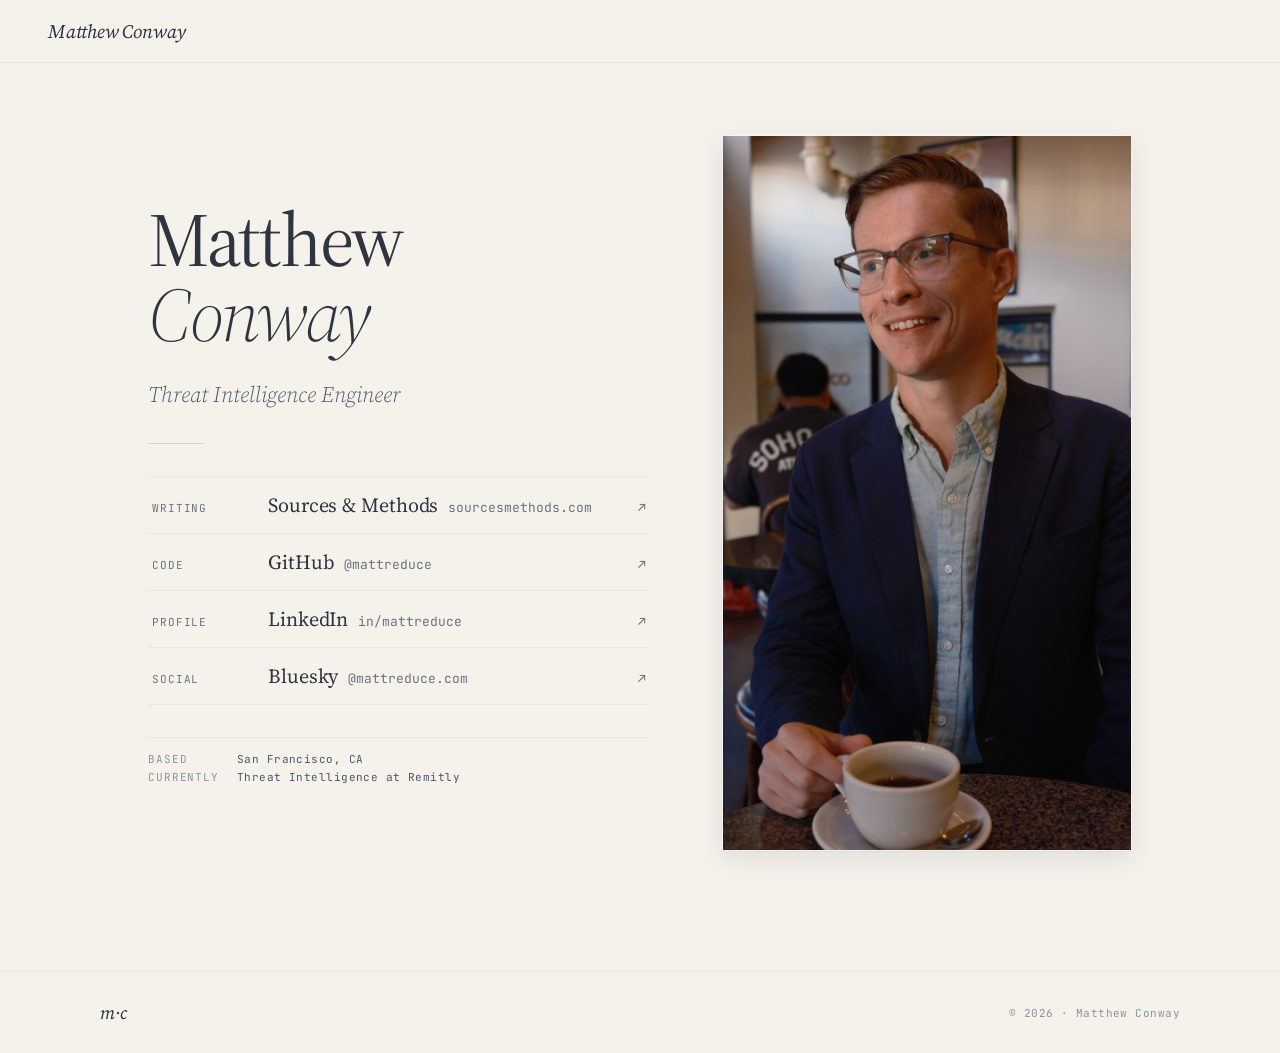
<file: index.html>
<!doctype html>
<html lang="en">
<head>
  <meta charset="utf-8">
  <title>Matthew Conway</title>
  <meta name="viewport" content="width=device-width, initial-scale=1">
  <meta name="description" content="Threat Intelligence Engineer based in San Francisco.">
  <meta name="author" content="Matthew Conway">
  <meta name="theme-color" content="#f5f2ec">
  <link rel="canonical" href="https://mattreduce.com">

  <meta property="og:type" content="website">
  <meta property="og:url" content="https://mattreduce.com">
  <meta property="og:title" content="Matthew Conway">
  <meta property="og:description" content="Threat Intelligence Engineer based in San Francisco.">
  <meta property="og:image" content="https://mattreduce.com/matthew.jpg">

  <meta name="twitter:card" content="summary">
  <meta name="twitter:title" content="Matthew Conway">
  <meta name="twitter:description" content="Threat Intelligence Engineer based in San Francisco.">
  <meta name="twitter:image" content="https://mattreduce.com/matthew.jpg">

  <link rel="stylesheet" href="styles.css">
  <!-- Privacy-friendly analytics by Plausible -->
  <script async src="https://plausible.io/js/pa-TV7pCVY4j1hqm4xM3X4JP.js"></script>
  <script>
  window.plausible=window.plausible||function(){(plausible.q=plausible.q||[]).push(arguments)},plausible.init=plausible.init||function(i){plausible.o=i||{}};
  plausible.init()
  </script>
</head>
<body>

<nav class="mc-nav">
  <a href="index.html" class="mc-brand">Matthew Conway</a>
  <div class="mc-nav-meta"></div>
</nav>

<main class="mc-page" data-screen-label="home">
  <section class="mc-card">
    <div class="mc-card-text">
      <h1 class="mc-card-name">Matthew<br><em class="it">Conway</em></h1>
      <p class="mc-card-role">Threat Intelligence Engineer</p>
      <div class="mc-card-rule"></div>

      <ul class="mc-linklist">
        <li>
          <a href="https://sourcesmethods.com" target="_blank" rel="noopener noreferrer">
            <span class="ll-tag">Writing</span>
            <span class="ll-name">Sources &amp; Methods<span class="ll-handle">sourcesmethods.com</span></span>
            <span class="ll-arrow">↗</span>
          </a>
        </li>
        <li>
          <a href="https://github.com/mattreduce" target="_blank" rel="noopener noreferrer">
            <span class="ll-tag">Code</span>
            <span class="ll-name">GitHub<span class="ll-handle">@mattreduce</span></span>
            <span class="ll-arrow">↗</span>
          </a>
        </li>
        <li>
          <a href="https://www.linkedin.com/in/mattreduce/" target="_blank" rel="noopener noreferrer">
            <span class="ll-tag">Profile</span>
            <span class="ll-name">LinkedIn<span class="ll-handle">in/mattreduce</span></span>
            <span class="ll-arrow">↗</span>
          </a>
        </li>
        <li>
          <a href="https://bsky.app/profile/mattreduce.com" target="_blank" rel="noopener noreferrer">
            <span class="ll-tag">Social</span>
            <span class="ll-name">Bluesky<span class="ll-handle">@mattreduce.com</span></span>
            <span class="ll-arrow">↗</span>
          </a>
        </li>
      </ul>

      <div class="mc-card-coords">
        <span class="k">Based</span><span class="v">San Francisco, CA</span>
        <span class="k">Currently</span><span class="v">Threat Intelligence at Remitly</span>
      </div>
    </div>

    <div class="mc-card-portrait">
      <div class="mc-portrait-frame">
        <img src="matthew.jpg" alt="Matthew Conway">
      </div>
    </div>
  </section>
</main>

<footer class="mc-footer">
  <div class="mc-footer-inner">
    <div class="mc-footer-brand">
      <span class="mc-brand-mono">m·c</span>
      <span class="mc-footer-tag"></span>
    </div>
    <div class="mc-footer-meta">© 2026 · Matthew Conway</div>
  </div>
</footer>

</body>
</html>
</file>
<file: styles.css>
@import url("colors_and_type.css");

* { box-sizing: border-box; }
html, body { margin: 0; padding: 0; }
body {
  background: var(--bg);
  color: var(--fg-1);
  font-family: var(--font-sans);
  -webkit-font-smoothing: antialiased;
  text-rendering: optimizeLegibility;
}

a { color: inherit; }

/* ---------- NAV ---------- */
.mc-nav {
  position: sticky; top: 0; z-index: 10;
  display: flex; align-items: center; justify-content: space-between;
  padding: 18px 48px;
  border-bottom: 1px solid rgba(46,52,64,.08);
  background: var(--bg);
}
.mc-brand {
  font-family: var(--font-serif); font-style: italic; font-weight: 400;
  font-size: 19px; color: var(--fg-1); letter-spacing: -0.01em;
  text-decoration: none;
}
.mc-nav-links { display: flex; gap: 28px; }
.mc-nav-link {
  font-family: var(--font-sans); font-size: 13px; font-weight: 500;
  color: var(--fg-2); text-decoration: none;
  transition: color 150ms;
  padding-bottom: 4px;
  border-bottom: 1px solid transparent;
}
.mc-nav-link:hover { color: var(--fg-1); }
.mc-nav-link.is-active { color: var(--fg-1); border-bottom-color: var(--fg-1); }
.mc-nav-meta {
  font-family: var(--font-mono); font-size: 11px; color: var(--fg-3); letter-spacing: 0.04em;
}

/* ---------- LAYOUT ---------- */
.mc-page { max-width: 1080px; margin: 0 auto; padding: 48px 48px 56px; }
.mc-eyebrow {
  font-family: var(--font-sans); font-weight: 500; font-size: 12px;
  letter-spacing: 0.14em; text-transform: uppercase; color: var(--fg-3);
}
.mc-section-title {
  font-family: var(--font-serif); font-weight: 400; font-size: 28px;
  letter-spacing: -0.01em; margin: 0;
}

/* ---------- HOME — calling card ---------- */
.mc-card {
  display: grid;
  grid-template-columns: 1.1fr 0.9fr;
  gap: 72px;
  align-items: stretch;
  padding: 24px 0 0;
  min-height: calc(100vh - 56px - 48px - 56px);
}
.mc-card-text {
  display: flex; flex-direction: column; justify-content: center;
  gap: 28px;
  padding: 24px 0;
}
.mc-card-eyebrow-row {
  display: flex; gap: 16px; align-items: center;
}
.mc-card-name {
  font-family: var(--font-serif); font-weight: 400;
  font-size: 76px; line-height: 0.98; letter-spacing: -0.03em;
  color: var(--fg-1); margin: 0;
}
.mc-card-name .it { font-style: italic; font-weight: 300; }
.mc-card-role {
  font-family: var(--font-serif); font-weight: 300; font-style: italic;
  font-size: 22px; line-height: 1.45; color: var(--fg-2);
  margin: 0; max-width: 32ch;
}
.mc-card-rule {
  height: 1px; background: var(--border-strong); width: 56px; margin: 4px 0;
}
.mc-card-handnote {
  font-family: var(--font-sans); font-size: 14px; line-height: 1.55;
  color: var(--fg-2); margin: 0; max-width: 38ch;
}

/* link list — editorial, mono labels */
.mc-linklist { list-style: none; padding: 0; margin: 0; display: flex; flex-direction: column; }
.mc-linklist li {
  border-top: 1px solid var(--hairline);
}
.mc-linklist li:last-child { border-bottom: 1px solid var(--hairline); }
.mc-linklist a {
  display: grid;
  grid-template-columns: 96px 1fr auto;
  gap: 20px;
  align-items: baseline;
  padding: 14px 4px;
  text-decoration: none;
  color: var(--fg-1);
  transition: background 200ms, padding 200ms;
}
.mc-linklist a:hover {
  background: rgba(46,52,64,.03);
  padding-left: 10px;
}
.mc-linklist .ll-tag {
  font-family: var(--font-mono); font-size: 11px;
  letter-spacing: 0.08em; text-transform: uppercase;
  color: var(--fg-3);
}
.mc-linklist .ll-name {
  font-family: var(--font-serif); font-weight: 400;
  font-size: 20px; letter-spacing: -0.005em;
  color: var(--fg-1);
}
.mc-linklist .ll-name .ll-handle {
  font-family: var(--font-mono); font-size: 13px;
  color: var(--fg-3); margin-left: 10px; letter-spacing: 0;
}
.mc-linklist .ll-arrow {
  font-family: var(--font-mono); font-size: 13px; color: var(--fg-3);
  transition: transform 200ms var(--ease-out), color 200ms;
}
.mc-linklist a:hover .ll-arrow { transform: translateX(4px); color: var(--nord10); }

/* portrait column */
.mc-card-portrait {
  position: relative;
  display: flex; align-items: stretch;
}
.mc-portrait-frame {
  position: relative;
  width: 100%;
  background: #fff;
  border: 1px solid var(--hairline);
  box-shadow: 0 1px 0 rgba(46,52,64,.04), 0 8px 24px rgba(46,52,64,.10);
}
.mc-portrait-frame img {
  display: block; width: 100%; height: 100%;
  object-fit: cover; object-position: center 22%;
  filter: saturate(0.92) contrast(1.02);
}
.mc-portrait-caption {
  position: absolute;
  left: 0; right: 0; bottom: 0;
  padding: 14px 18px;
  background: linear-gradient(to top, rgba(26,31,42,.78), rgba(26,31,42,0));
  color: var(--nord6);
  font-family: var(--font-mono); font-size: 11px;
  letter-spacing: 0.06em; text-transform: uppercase;
  display: flex; justify-content: space-between; gap: 12px;
}
.mc-portrait-caption .pc-meta { color: rgba(236,239,244,0.62); letter-spacing: 0.04em; }

.mc-card-coords {
  display: grid; grid-template-columns: auto 1fr; gap: 4px 18px;
  font-family: var(--font-mono); font-size: 11px;
  color: var(--fg-3); letter-spacing: 0.04em;
  margin-top: 4px;
  padding-top: 14px;
  border-top: 1px solid var(--hairline);
}
.mc-card-coords .k { color: var(--fg-muted); text-transform: uppercase; letter-spacing: 0.08em; }
.mc-card-coords .v { color: var(--fg-2); }

/* ---------- ABOUT ---------- */
.mc-about {
  display: grid;
  grid-template-columns: 220px 1fr;
  gap: 56px;
  align-items: start;
}
.mc-about-portrait {
  position: sticky; top: 96px;
  display: flex; flex-direction: column; gap: 14px;
}
.mc-about-portrait .mc-portrait-frame { aspect-ratio: 4/5; }
.mc-about-side-meta {
  display: flex; flex-direction: column; gap: 10px;
  font-family: var(--font-mono); font-size: 11px;
  color: var(--fg-3); letter-spacing: 0.04em;
}
.mc-about-side-meta .row { display: flex; justify-content: space-between; gap: 8px; }
.mc-about-side-meta .k { color: var(--fg-muted); text-transform: uppercase; letter-spacing: 0.08em; }
.mc-about-side-meta .v { color: var(--fg-2); text-align: right; }

.mc-about-body {
  font-family: var(--font-serif); font-weight: 400; font-size: 19px;
  line-height: 1.65; color: var(--fg-1);
  max-width: 60ch;
}
.mc-about-h1 {
  font-family: var(--font-serif); font-weight: 400;
  font-size: 56px; line-height: 1.02; letter-spacing: -0.025em;
  margin: 0 0 8px;
}
.mc-about-lede {
  font-family: var(--font-serif); font-style: italic; font-weight: 300;
  font-size: 22px; line-height: 1.5; color: var(--fg-2);
  margin: 0 0 28px;
}
.mc-about-body p { margin: 0 0 1.2em; text-wrap: pretty; }
.mc-about-body h2 {
  font-family: var(--font-serif); font-weight: 400;
  font-size: 26px; line-height: 1.2; letter-spacing: -0.01em;
  margin: 1.8em 0 0.4em;
}
.mc-about-pull {
  border-left: 2px solid var(--nord10);
  padding: 4px 0 4px 18px;
  font-family: var(--font-serif); font-style: italic;
  font-size: 22px; line-height: 1.45; color: var(--fg-1);
  margin: 1.6em 0; max-width: 56ch;
}
.mc-about-divider {
  display: flex; align-items: center; gap: 14px;
  margin: 56px 0 24px;
}
.mc-about-divider::before, .mc-about-divider::after {
  content: ""; height: 1px; background: var(--border); flex: 1;
}
.mc-about-divider span {
  font-family: var(--font-mono); font-size: 11px;
  letter-spacing: 0.14em; text-transform: uppercase; color: var(--fg-3);
}

/* ---------- WORK ---------- */
.mc-work-head {
  max-width: 720px;
  padding: 12px 0 48px;
  border-bottom: 1px solid var(--hairline);
  margin-bottom: 40px;
}
.mc-work-h1 {
  font-family: var(--font-serif); font-weight: 400;
  font-size: 56px; line-height: 1.02; letter-spacing: -0.025em;
  margin: 8px 0 12px;
}
.mc-work-lede {
  font-family: var(--font-serif); font-style: italic; font-weight: 300;
  font-size: 22px; line-height: 1.5; color: var(--fg-2);
  margin: 0; max-width: 56ch;
}

.mc-work-section {
  display: grid;
  grid-template-columns: 200px 1fr;
  gap: 56px;
  padding: 28px 0 36px;
  border-bottom: 1px solid var(--hairline);
}
.mc-work-section:last-of-type { border-bottom: 0; }
.mc-work-section-head {
  position: sticky; top: 96px; align-self: start;
  display: flex; flex-direction: column; gap: 6px;
}
.mc-work-section-num {
  font-family: var(--font-mono); font-size: 11px;
  letter-spacing: 0.08em; text-transform: uppercase; color: var(--fg-muted);
}
.mc-work-section-title {
  font-family: var(--font-serif); font-weight: 400;
  font-size: 26px; letter-spacing: -0.01em; line-height: 1.1;
  color: var(--fg-1);
}
.mc-work-list { display: flex; flex-direction: column; gap: 0; }

.mc-project {
  display: grid;
  grid-template-columns: 1fr auto;
  gap: 12px 28px;
  padding: 22px 0;
  border-top: 1px solid var(--hairline);
  align-items: start;
}
.mc-project:first-child { border-top: 0; padding-top: 8px; }
.mc-project-meta {
  font-family: var(--font-mono); font-size: 11px;
  letter-spacing: 0.04em; color: var(--fg-3);
  display: flex; gap: 10px; flex-wrap: wrap; align-items: baseline;
}
.mc-project-name {
  font-family: var(--font-serif); font-weight: 400;
  font-size: 24px; line-height: 1.2; letter-spacing: -0.01em;
  color: var(--fg-1); margin: 6px 0 4px;
}
.mc-project-name a {
  text-decoration: none; color: inherit;
  border-bottom: 1px solid transparent;
  transition: border-color 200ms;
}
.mc-project-name a:hover { border-bottom-color: var(--fg-1); }
.mc-project-dek {
  font-family: var(--font-sans); font-size: 14px; line-height: 1.55;
  color: var(--fg-2); margin: 0; max-width: 60ch;
}
.mc-project-tags { display: flex; gap: 6px; flex-wrap: wrap; margin-top: 10px; }
.mc-project-link {
  grid-row: 1 / span 4;
  grid-column: 2;
  font-family: var(--font-mono); font-size: 11px;
  letter-spacing: 0.08em; text-transform: uppercase;
  color: var(--fg-3); text-decoration: none;
  align-self: center;
  white-space: nowrap;
  display: inline-flex; align-items: center; gap: 6px;
  transition: color 200ms;
}
.mc-project-link:hover { color: var(--nord10); }
.mc-project-link .arrow { transition: transform 200ms var(--ease-out); }
.mc-project-link:hover .arrow { transform: translateX(3px); }

.mc-tag {
  font-family: var(--font-mono); font-size: 10px;
  letter-spacing: 0.06em; text-transform: uppercase;
  color: var(--fg-3); padding: 2px 6px;
  border: 1px solid rgba(46,52,64,.12); border-radius: 2px;
}
.mc-sep { color: var(--fg-muted); }

/* ---------- LINK BLOCK (reused on About) ---------- */
.mc-elsewhere-head {
  display: flex; align-items: baseline; justify-content: space-between;
  margin-bottom: 14px; gap: 16px;
}
.mc-elsewhere-head .mc-eyebrow { color: var(--fg-2); }

/* ---------- FOOTER ---------- */
.mc-footer {
  border-top: 1px solid var(--hairline);
  margin-top: 64px; padding: 28px 48px;
  background: var(--bg);
}
.mc-footer-inner {
  max-width: 1080px; margin: 0 auto;
  display: flex; justify-content: space-between; align-items: center;
  gap: 24px; flex-wrap: wrap;
}
.mc-footer-brand { display: flex; align-items: center; gap: 14px; }
.mc-brand-mono {
  font-family: var(--font-serif); font-style: italic; font-size: 18px;
  color: var(--fg-1);
}
.mc-footer-tag { font-family: var(--font-sans); font-size: 13px; color: var(--fg-3); }
.mc-footer-meta { font-family: var(--font-mono); font-size: 11px; color: var(--fg-muted); letter-spacing: 0.04em; }

/* ---------- RESPONSIVE ---------- */
@media (max-width: 880px) {
  .mc-nav { padding: 14px 24px; }
  .mc-nav-meta { display: none; }
  .mc-card-name, .mc-card-role, .mc-card-rule { display: none; }
  .mc-page { padding: 24px 24px 44px; }
  .mc-card { grid-template-columns: 1fr; gap: 20px; }
  .mc-card-portrait { order: -1; max-width: 360px; margin: 0 auto; }
  .mc-card-name { font-size: 56px; }
  .mc-about { grid-template-columns: 1fr; gap: 36px; }
  .mc-about-portrait { position: static; max-width: 220px; }
  .mc-about-h1, .mc-work-h1 { font-size: 44px; }
  .mc-work-section { grid-template-columns: 1fr; gap: 20px; }
  .mc-work-section-head { position: static; }
  .mc-project { grid-template-columns: 1fr; }
  .mc-project-link { grid-row: auto; grid-column: auto; align-self: start; margin-top: 4px; }
  .mc-linklist a { grid-template-columns: 80px 1fr auto; gap: 12px; }
  .mc-linklist .ll-name .ll-handle { display: block; margin-left: 0; margin-top: 2px; }
  .mc-footer { padding: 24px; }
}
</file>
